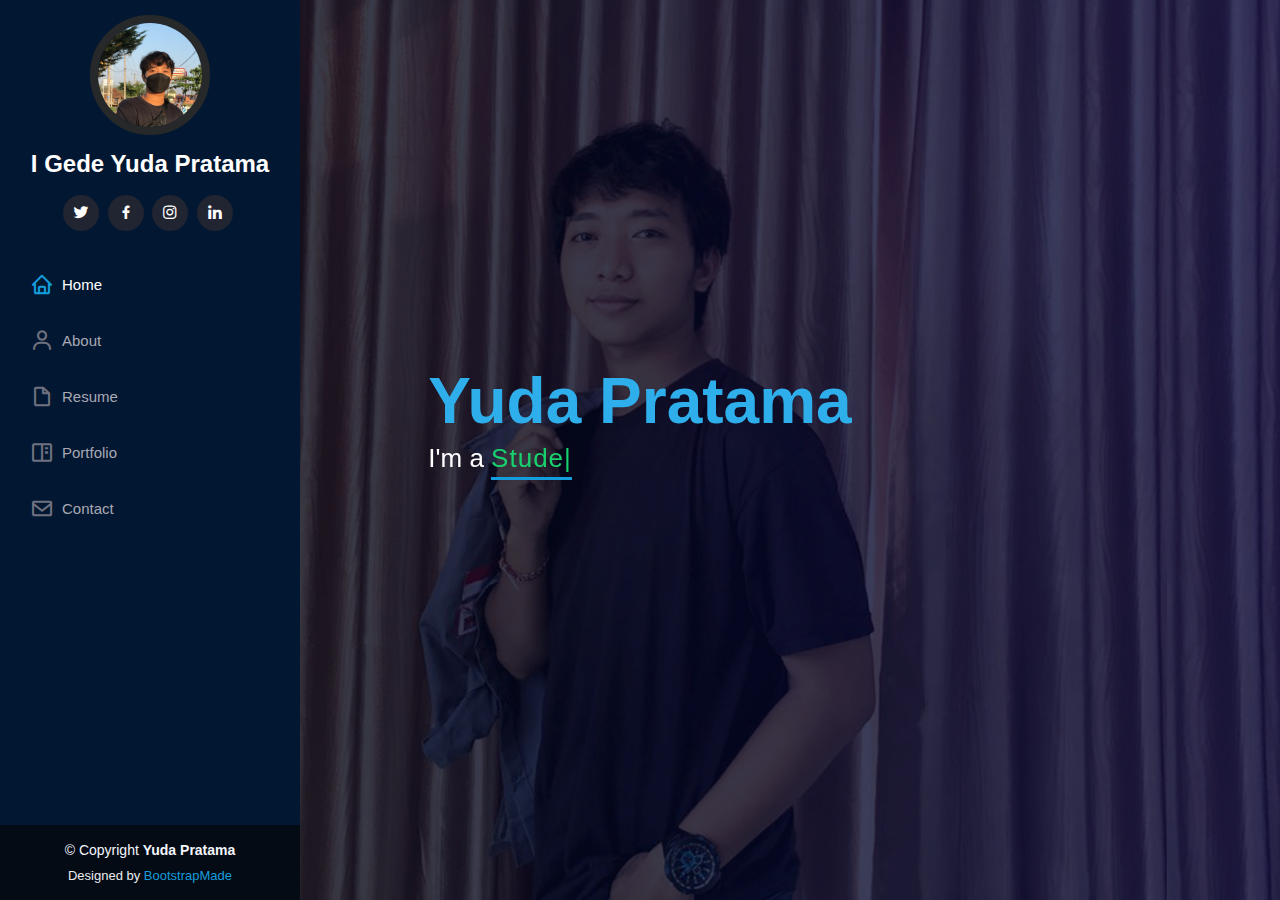
<file: index.html>
<!DOCTYPE html>
<html lang="en">

<head>
    <meta charset="UTF-8">
    <meta name="viewport" content="width=device-width, initial-scale=1.0">

    <title>Personal Website - IGYP</title>

    <!-- Icon Website -->
    <link href="assets/img/favicon.png" rel="icon">
    <link href="assets/img/apple-touch-icon.png" rel="apple-touch-icon">

    <!-- Vendor CSS -->
    <link rel="stylesheet" href="assets/vendor/aos/aos.css">
    <link rel="stylesheet" href="assets/vendor/bootstrap-icons/bootstrap-icons.css">
    <link rel="stylesheet" href="assets/vendor/bootstrap/css/bootstrap.min.css">
    <link rel="stylesheet" href="assets/vendor/boxicons/css/boxicons.min.css">
    <link rel="stylesheet" href="assets/vendor/glightbox/css/glightbox.min.css">
    <link rel="stylesheet" href="assets/vendor/swiper/swiper-bundle.min.css">
    <!--Main CSS-->
    <link rel="stylesheet" href="assets/css/style.css">



</head>

<body>
    <!-- Menu Responsif Mobile -->
    <i class="bi bi-list mobile-nav-toggle d-xl-none"></i>

    <!--Navbar Menu Kiri-->
    <header id="header">
        <div class="d-flex flex-column">
            <div class="profile">
                <img src="assets/img/profile-img.jpg" alt="" class="img-fluid rounded-circle">
                <h1 class="text-light"><a href="index.html">I Gede Yuda Pratama</a></h1>
                <div class="social-links mt-3 text-center">
                    <a href="https://twitter.com/_ydpratama" class="twitter"><i class="bx bxl-twitter"></i></a>
                    <a href="https://web.facebook.com/5x5yuda/" class="facebook"><i class="bx bxl-facebook"></i></a>
                    <a href="https://www.instagram.com/_ydpratama/" class="instagram"><i
                            class="bx bxl-instagram"></i></a>
                    <a href="https://www.linkedin.com/in/ydpratama/" class="linkedin"><i
                            class="bx bxl-linkedin"></i></a>
                </div>
            </div>
            <nav id="navbar" class="nav-menu navbar">
                <ul>
                    <li><a href="index.html" class="nav-link scrollto active"><i class="bx bx-home"></i>
                            <span>Home</span></a></li>
                    <li><a href="about.html" class="nav-link scrollto"><i class="bx bx-user"></i> <span>About</span></a>
                    </li>
                    <li><a href="resume.html" class="nav-link scrollto"><i class="bx bx-file-blank"></i>
                            <span>Resume</span></a></li>
                    <li><a href="portofolio.html" class="nav-link scrollto"><i class="bx bx-book-content"></i>
                            <span>Portfolio</span></a></li>
                    <li><a href="contact.html" class="nav-link scrollto"><i class="bx bx-envelope"></i>
                            <span>Contact</span></a></li>
                </ul>
            </nav>
        </div>
    </header>

    <!-- Tulisan bergerak -->
    <!-- Home -->
    <section id="hero" class="d-flex flex-column justify-content-center align-items-center">
        <div class="hero-container" data-aos="fade-in">
            <h1>Yuda Pratama</h1>
            <p>I'm a <span class="typed" data-typed-items="Student, Programmer, Gamer"></span></p>
        </div>
    </section>

    <!-- ======= Footer ======= -->
    <footer id="footer">
        <div class="container">
            <div class="copyright">
                &copy; Copyright <strong><span>Yuda Pratama</span></strong>
            </div>
            <div class="credits">
                <!-- All the links in the footer should remain intact. -->
                <!-- You can delete the links only if you purchased the pro version. -->
                <!-- Licensing information: https://bootstrapmade.com/license/ -->
                <!-- Purchase the pro version with working PHP/AJAX contact form: https://bootstrapmade.com/iportfolio-bootstrap-portfolio-websites-template/ -->
                Designed by <a href="https://bootstrapmade.com/">BootstrapMade</a>
            </div>
        </div>
    </footer><!-- End  Footer -->

    <a href="#" class="back-to-top d-flex align-items-center justify-content-center"><i
            class="bi bi-arrow-up-short"></i></a>


    <!-- Vendor JS -->
    <script src="assets/vendor/aos/aos.js"></script>
    <script src="assets/vendor/bootstrap/js/bootstrap.bundle.min.js"></script>
    <script src="assets/vendor/glightbox/js/glightbox.min.js"></script>
    <script src="assets/vendor/isotope-layout/isotope.pkgd.min.js"></script>
    <script src="assets/vendor/php-email-form/validate.js"></script>
    <script src="assets/vendor/purecounter/purecounter.js"></script>
    <script src="assets/vendor/swiper/swiper-bundle.min.js"></script>
    <script src="assets/vendor/typed.js/typed.min.js"></script>
    <script src="assets/vendor/waypoints/noframework.waypoints.js"></script>

    <!-- Main JS -->
    <script src="assets/js/main.js"></script>
</body>

</html>
</file>
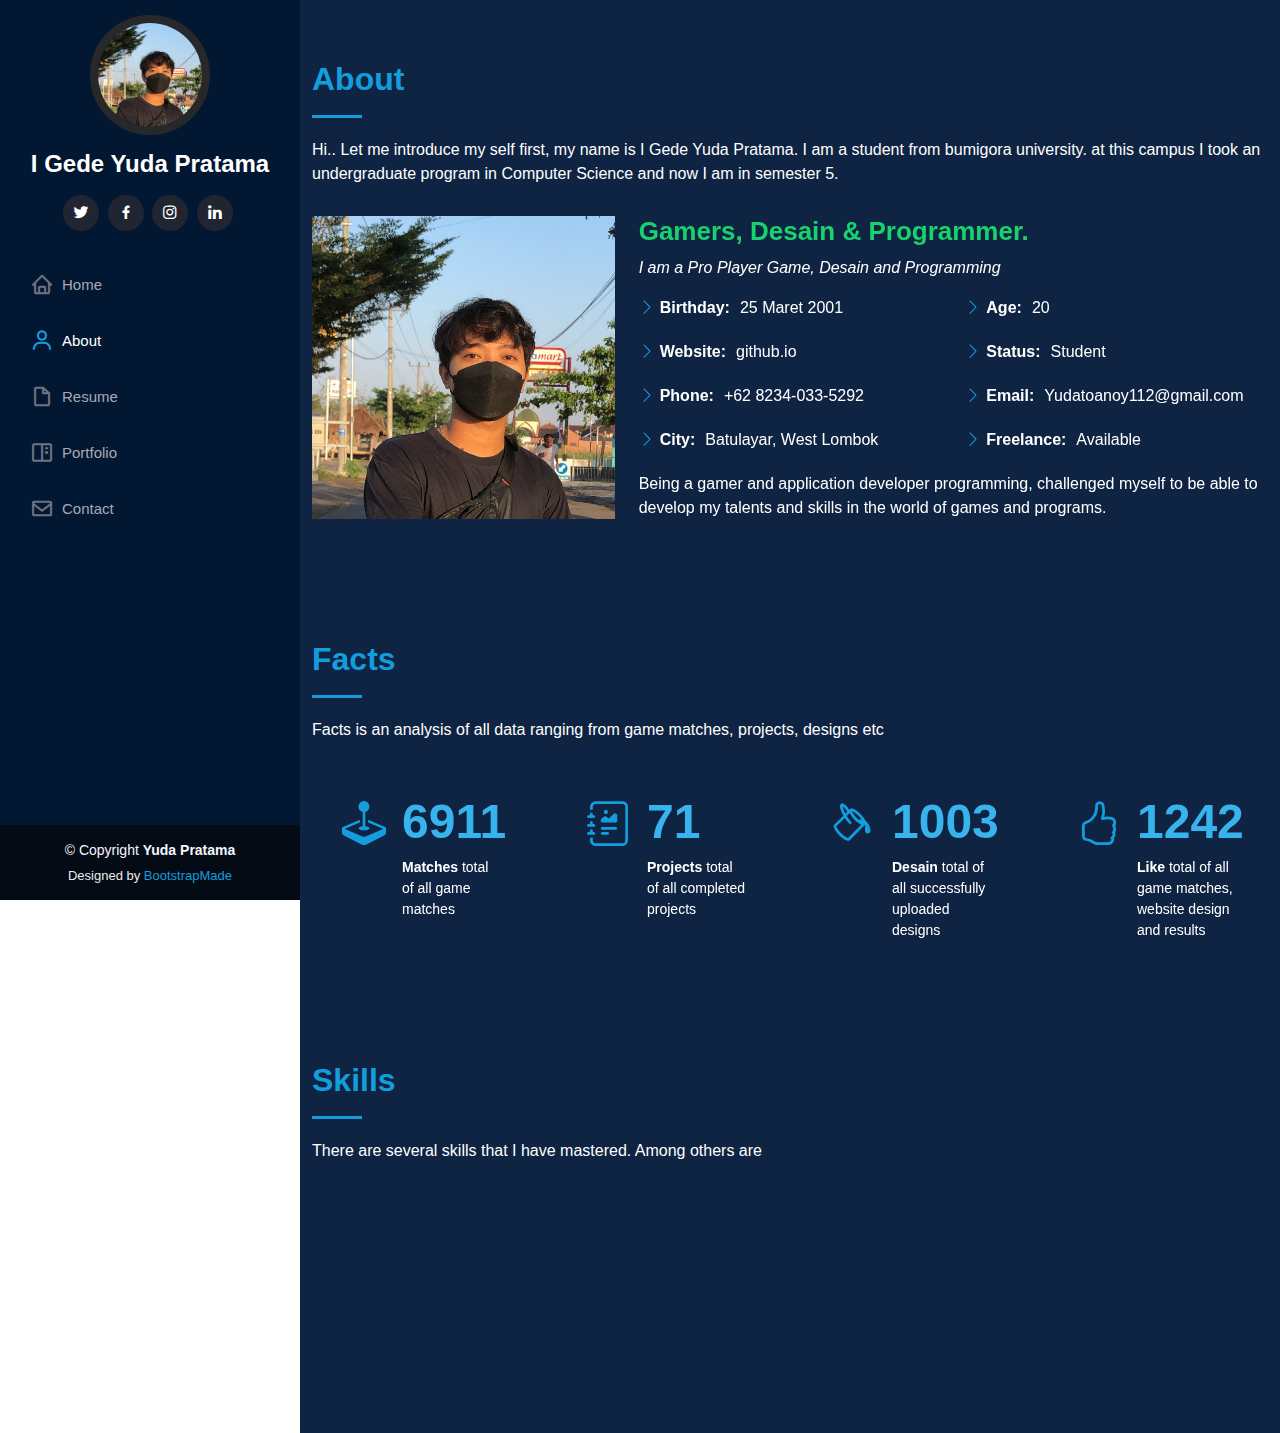
<file: about.html>
<!DOCTYPE html>
<html lang="en">

<head>
  <meta charset="UTF-8">
  <meta name="viewport" content="width=device-width, initial-scale=1.0">

  <title>About</title>

  <!-- Icon Website -->
  <link href="assets/img/favicon.png" rel="icon">
  <link href="assets/img/apple-touch-icon.png" rel="apple-touch-icon">

  <!-- Vendor CSS -->
  <link rel="stylesheet" href="assets/vendor/aos/aos.css">
  <link rel="stylesheet" href="assets/vendor/bootstrap-icons/bootstrap-icons.css">
  <link rel="stylesheet" href="assets/vendor/bootstrap/css/bootstrap.min.css">
  <link rel="stylesheet" href="assets/vendor/boxicons/css/boxicons.min.css">
  <link rel="stylesheet" href="assets/vendor/glightbox/css/glightbox.min.css">
  <link rel="stylesheet" href="assets/vendor/swiper/swiper-bundle.min.css">
  <!--Main CSS-->
  <link rel="stylesheet" href="assets/css/style.css">



</head>

<body>
  <!-- Menu Responsif Mobile -->
  <i class="bi bi-list mobile-nav-toggle d-xl-none"></i>

  <!--Navbar Menu Kiri-->
  <header id="header">
    <div class="d-flex flex-column">
      <div class="profile">
        <img src="assets/img/profile-img.jpg" alt="" class="img-fluid rounded-circle">
        <h1 class="text-light"><a href="index.html">I Gede Yuda Pratama</a></h1>
        <div class="social-links mt-3 text-center">
          <a href="https://twitter.com/_ydpratama" class="twitter"><i class="bx bxl-twitter"></i></a>
          <a href="https://web.facebook.com/5x5yuda/" class="facebook"><i class="bx bxl-facebook"></i></a>
          <a href="https://www.instagram.com/_ydpratama/" class="instagram"><i class="bx bxl-instagram"></i></a>
          <a href="https://www.linkedin.com/in/ydpratama/" class="linkedin"><i class="bx bxl-linkedin"></i></a>
        </div>
      </div>
      <nav id="navbar" class="nav-menu navbar">
        <ul>
          <li><a href="index.html" class="nav-link scrollto"><i class="bx bx-home"></i>
              <span>Home</span></a></li>
          <li><a href="about.html" class="nav-link scrollto active"><i class="bx bx-user"></i> <span>About</span></a>
          </li>
          <li><a href="resume.html" class="nav-link scrollto"><i class="bx bx-file-blank"></i>
              <span>Resume</span></a></li>
          <li><a href="portofolio.html" class="nav-link scrollto"><i class="bx bx-book-content"></i>
              <span>Portfolio</span></a></li>
          <li><a href="#contact" class="nav-link scrollto"><i class="bx bx-envelope"></i>
              <span>Contact</span></a></li>
        </ul>
      </nav>
    </div>
  </header>

  <main id="main">

    <!-- ======= About Section ======= -->
    <section id="about" class="about">
      <div class="container">

        <div class="section-title">
          <h2>About</h2>
          <p>Hi.. Let me introduce my self first, my name is I Gede Yuda Pratama. I am a student from bumigora
            university. at this campus I took an undergraduate program in Computer Science and now I am in semester 5.
          </p>
        </div>

        <div class="row">
          <div class="col-lg-4" data-aos="fade-right">
            <img src="assets/img/profile-img.jpg" class="img-fluid" alt="">
          </div>
          <div class="col-lg-8 pt-4 pt-lg-0 content" data-aos="fade-left">
            <h3>Gamers, Desain &amp; Programmer.</h3>
            <p class="fst-italic">
              I am a Pro Player Game, Desain and Programming
            </p>
            <div class="row">
              <div class="col-lg-6">
                <ul>
                  <li><i class="bi bi-chevron-right"></i> <strong>Birthday:</strong> <span>25 Maret 2001</span></li>
                  <li><i class="bi bi-chevron-right"></i> <strong>Website:</strong> <span>github.io</span></li>
                  <li><i class="bi bi-chevron-right"></i> <strong>Phone:</strong> <span>+62 8234-033-5292</span></li>
                  <li><i class="bi bi-chevron-right"></i> <strong>City:</strong> <span>Batulayar, West Lombok<span>
                  </li>
                </ul>
              </div>
              <div class="col-lg-6">
                <ul>
                  <li><i class="bi bi-chevron-right"></i> <strong>Age:</strong> <span>20</span></li>
                  <li><i class="bi bi-chevron-right"></i> <strong>Status:</strong> <span>Student</span></li>
                  <li><i class="bi bi-chevron-right"></i> <strong>Email:</strong> <span>Yudatoanoy112@gmail.com</span>
                  </li>
                  <li><i class="bi bi-chevron-right"></i> <strong>Freelance:</strong> <span>Available</span></li>
                </ul>
              </div>
            </div>
            <p>
              Being a gamer and application developer programming, challenged myself to be able to develop my talents
              and skills in the world of games and programs.
            </p>
          </div>
        </div>

      </div>
    </section><!-- End About Section -->

    <!-- ======= Facts Section ======= -->
    <section id="facts" class="facts">
      <div class="container">

        <div class="section-title">
          <h2>Facts</h2>
          <p>
            Facts is an analysis of all data ranging from game matches, projects, designs etc</p>
        </div>

        <div class="row no-gutters">

          <div class="col-lg-3 col-md-6 d-md-flex align-items-md-stretch" data-aos="fade-up">
            <div class="count-box">
              <i class="bi bi-joystick"></i>
              <span data-purecounter-start="0" data-purecounter-end="9599" data-purecounter-duration="1"
                class="purecounter"></span>
              <p><strong>Matches</strong> total of all game matches</p>
            </div>
          </div>

          <div class="col-lg-3 col-md-6 d-md-flex align-items-md-stretch" data-aos="fade-up" data-aos-delay="100">
            <div class="count-box">
              <i class="bi bi-journal-richtext"></i>
              <span data-purecounter-start="0" data-purecounter-end="100" data-purecounter-duration="1"
                class="purecounter"></span>
              <p><strong>Projects</strong> total of all completed projects</p>
            </div>
          </div>

          <div class="col-lg-3 col-md-6 d-md-flex align-items-md-stretch" data-aos="fade-up" data-aos-delay="200">
            <div class="count-box">
              <i class="bi bi-paint-bucket"></i>
              <span data-purecounter-start="0" data-purecounter-end="1453" data-purecounter-duration="1"
                class="purecounter"></span>
              <p><strong>Desain</strong> total of all successfully uploaded designs</p>
            </div>
          </div>

          <div class="col-lg-3 col-md-6 d-md-flex align-items-md-stretch" data-aos="fade-up" data-aos-delay="300">
            <div class="count-box">
              <i class="bi bi-hand-thumbs-up"></i>
              <span data-purecounter-start="0" data-purecounter-end="1800" data-purecounter-duration="1"
                class="purecounter"></span>
              <p><strong>Like</strong> total of all game matches, website design and results</p>
            </div>
          </div>

        </div>

      </div>
    </section><!-- End Facts Section -->

    <!-- ======= Skills Section ======= -->
    <section id="skills" class="skills section-bg">
      <div class="container">

        <div class="section-title">
          <h2>Skills</h2>
          <p>There are several skills that I have mastered. Among others are</p>
        </div>

        <div class="row skills-content">

          <div class="col-lg-6" data-aos="fade-up">

            <div class="progress">
              <span class="skill">HTML <i class="val">100%</i></span>
              <div class="progress-bar-wrap">
                <div class="progress-bar" role="progressbar" aria-valuenow="100" aria-valuemin="0" aria-valuemax="100">
                </div>
              </div>
            </div>

            <div class="progress">
              <span class="skill">CSS <i class="val">80%</i></span>
              <div class="progress-bar-wrap">
                <div class="progress-bar" role="progressbar" aria-valuenow="80" aria-valuemin="0" aria-valuemax="100">
                </div>
              </div>
            </div>

            <div class="progress">
              <span class="skill">Game Ability <i class="val">75%</i></span>
              <div class="progress-bar-wrap">
                <div class="progress-bar" role="progressbar" aria-valuenow="75" aria-valuemin="0" aria-valuemax="100">
                </div>
              </div>
            </div>

          </div>

          <div class="col-lg-6" data-aos="fade-up" data-aos-delay="100">

            <div class="progress">
              <span class="skill">PHP <i class="val">80%</i></span>
              <div class="progress-bar-wrap">
                <div class="progress-bar" role="progressbar" aria-valuenow="80" aria-valuemin="0" aria-valuemax="100">
                </div>
              </div>
            </div>

            <div class="progress">
              <span class="skill">bootstrap <i class="val">90%</i></span>
              <div class="progress-bar-wrap">
                <div class="progress-bar" role="progressbar" aria-valuenow="90" aria-valuemin="0" aria-valuemax="100">
                </div>
              </div>
            </div>

            <div class="progress">
              <span class="skill">Photoshop <i class="val">80%</i></span>
              <div class="progress-bar-wrap">
                <div class="progress-bar" role="progressbar" aria-valuenow="80" aria-valuemin="0" aria-valuemax="100">
                </div>
              </div>
            </div>

          </div>

        </div>

      </div>
    </section><!-- End Skills Section -->
  </main>

  <!-- ======= Footer ======= -->
  <footer id="footer">
    <div class="container">
        <div class="copyright">
            &copy; Copyright <strong><span>Yuda Pratama</span></strong>
        </div>
        <div class="credits">
            <!-- All the links in the footer should remain intact. -->
            <!-- You can delete the links only if you purchased the pro version. -->
            <!-- Licensing information: https://bootstrapmade.com/license/ -->
            <!-- Purchase the pro version with working PHP/AJAX contact form: https://bootstrapmade.com/iportfolio-bootstrap-portfolio-websites-template/ -->
            Designed by <a href="https://bootstrapmade.com/">BootstrapMade</a>
        </div>
    </div>
</footer><!-- End  Footer -->

<a href="#" class="back-to-top d-flex align-items-center justify-content-center"><i
        class="bi bi-arrow-up-short"></i></a>

  <!-- Vendor JS -->
  <script src="assets/vendor/aos/aos.js"></script>
  <script src="assets/vendor/bootstrap/js/bootstrap.bundle.min.js"></script>
  <script src="assets/vendor/glightbox/js/glightbox.min.js"></script>
  <script src="assets/vendor/isotope-layout/isotope.pkgd.min.js"></script>
  <script src="assets/vendor/php-email-form/validate.js"></script>
  <script src="assets/vendor/purecounter/purecounter.js"></script>
  <script src="assets/vendor/swiper/swiper-bundle.min.js"></script>
  <script src="assets/vendor/typed.js/typed.min.js"></script>
  <script src="assets/vendor/waypoints/noframework.waypoints.js"></script>

  <!-- Main JS -->
  <script src="assets/js/main.js"></script>
</body>

</html>
</file>
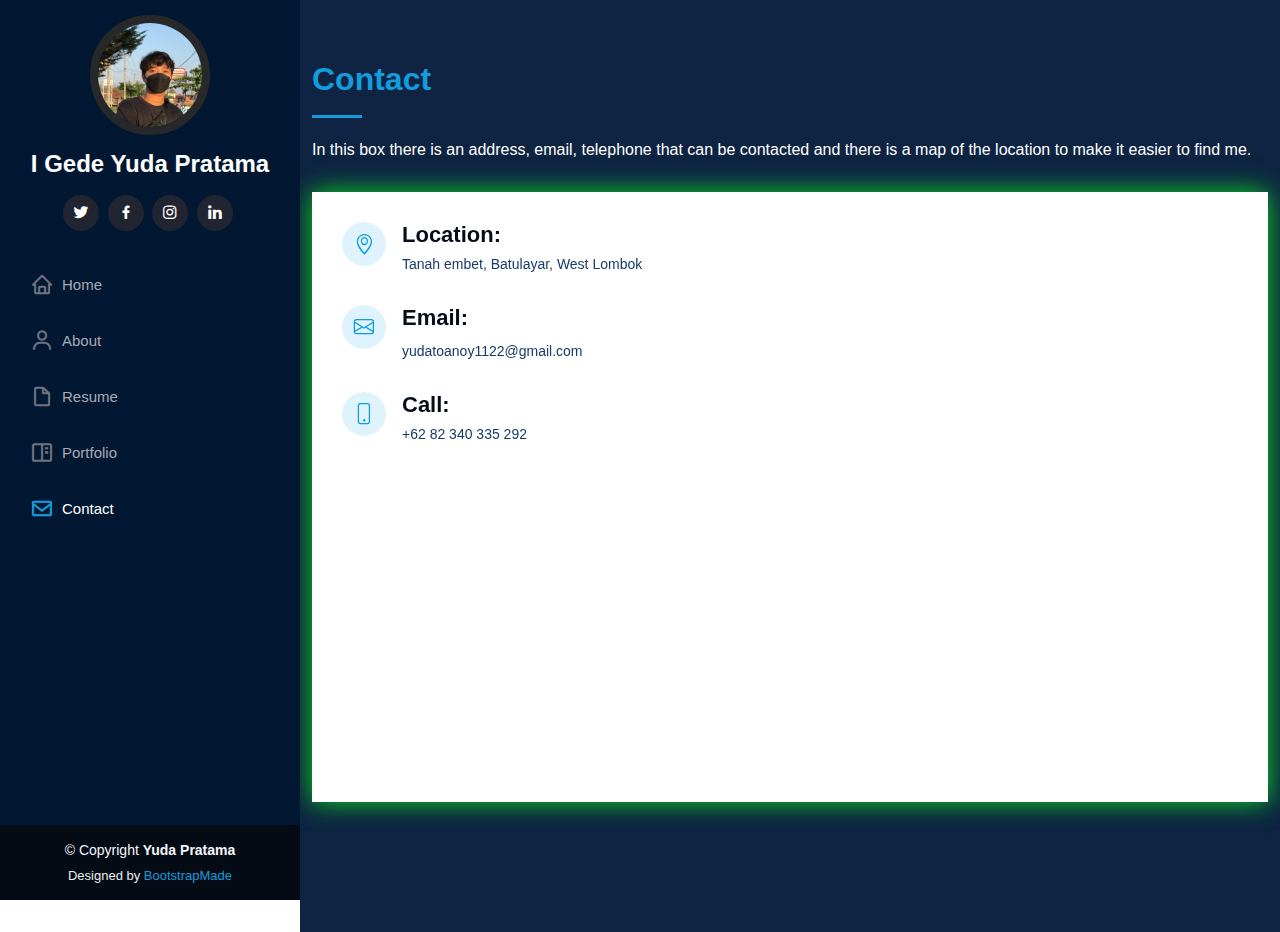
<file: contact.html>
<!DOCTYPE html>
<html lang="en">

<head>
    <meta charset="UTF-8">
    <meta name="viewport" content="width=device-width, initial-scale=1.0">

    <title>Contact</title>

    <!-- Icon Website -->
    <link href="assets/img/favicon.png" rel="icon">
    <link href="assets/img/desainle-touch-icon.png" rel="apple-touch-icon">

    <!-- Vendor CSS -->
    <link rel="stylesheet" href="assets/vendor/aos/aos.css">
    <link rel="stylesheet" href="assets/vendor/bootstrap-icons/bootstrap-icons.css">
    <link rel="stylesheet" href="assets/vendor/bootstrap/css/bootstrap.min.css">
    <link rel="stylesheet" href="assets/vendor/boxicons/css/boxicons.min.css">
    <link rel="stylesheet" href="assets/vendor/glightbox/css/glightbox.min.css">
    <link rel="stylesheet" href="assets/vendor/swiper/swiper-bundle.min.css">
    <!--Main CSS-->
    <link rel="stylesheet" href="assets/css/style.css">



</head>

<body>
    <!-- Menu Responsif Mobile -->
    <i class="bi bi-list mobile-nav-toggle d-xl-none"></i>

    <!--Navbar Menu Kiri-->
    <header id="header">
        <div class="d-flex flex-column">
            <div class="profile">
                <img src="assets/img/profile-img.jpg" alt="" class="img-fluid rounded-circle">
                <h1 class="text-light"><a href="index.html">I Gede Yuda Pratama</a></h1>
                <div class="social-links mt-3 text-center">
                    <a href="https://twitter.com/_ydpratama" class="twitter"><i class="bx bxl-twitter"></i></a>
                    <a href="https://web.facebook.com/5x5yuda/" class="facebook"><i class="bx bxl-facebook"></i></a>
                    <a href="https://www.instagram.com/_ydpratama/" class="instagram"><i
                            class="bx bxl-instagram"></i></a>
                    <a href="https://www.linkedin.com/in/ydpratama/" class="linkedin"><i
                            class="bx bxl-linkedin"></i></a>
                </div>
            </div>
            <nav id="navbar" class="nav-menu navbar">
                <ul>
                    <li><a href="index.html" class="nav-link scrollto"><i class="bx bx-home"></i>
                            <span>Home</span></a></li>
                    <li><a href="about.html" class="nav-link scrollto"><i class="bx bx-user"></i> <span>About</span></a>
                    </li>
                    <li><a href="resume.html" class="nav-link scrollto"><i class="bx bx-file-blank"></i>
                            <span>Resume</span></a></li>
                    <li><a href="portofolio.html" class="nav-link scrollto"><i class="bx bx-book-content"></i>
                            <span>Portfolio</span></a></li>
                    <li><a href="contact.html" class="nav-link scrollto active"><i class="bx bx-envelope"></i>
                            <span>Contact</span></a></li>
                </ul>
            </nav>
        </div>
    </header>

    <main id="main">

        <section id="contact" class="contact">
            <div class="container">

                <div class="section-title">
                    <h2>Contact</h2>
                    <p>In this box there is an address, email, telephone that can be contacted and there is a map of the
                        location to make it easier to find me.</p>
                </div>

                <div class="row" data-aos="fade-in">

                    <div class="col-lg-12 d-flex align-items-lg-stretch">
                        <div class="info">
                            <div class="address">
                                <i class="bi bi-geo-alt"></i>
                                <h4>Location:</h4>
                                <p>Tanah embet, Batulayar, West Lombok</p>
                            </div>

                            <div class="email">
                                <i class="bi bi-envelope"></i>
                                <h4>Email:</h4>
                                <p>yudatoanoy1122@gmail.com</p>
                            </div>

                            <div class="phone">
                                <i class="bi bi-phone"></i>
                                <h4>Call:</h4>
                                <p>+62 82 340 335 292</p>
                            </div>

                            <iframe
                                src="https://www.google.com/maps/embed?pb=!1m18!1m12!1m3!1d986.4300755887091!2d116.0709342291506!3d-8.526512373334619!2m3!1f0!2f0!3f0!3m2!1i1024!2i768!4f13.1!3m3!1m2!1s0x2dcdc192d4c7fb15%3A0xbe7c31387f1ff438!2sWARUNG%20TUAK%20WANGI!5e0!3m2!1sid!2sid!4v1636668216335!5m2!1sid!2sid"
                                frameborder="0" style="border:0; width: 100%; height: 290px;" allowfullscreen></iframe>
                        </div>
                    </div>
                </div>

            </div>
        </section>

    </main>

<!-- ======= Footer ======= -->
<footer id="footer">
    <div class="container">
        <div class="copyright">
            &copy; Copyright <strong><span>Yuda Pratama</span></strong>
        </div>
        <div class="credits">
            <!-- All the links in the footer should remain intact. -->
            <!-- You can delete the links only if you purchased the pro version. -->
            <!-- Licensing information: https://bootstrapmade.com/license/ -->
            <!-- Purchase the pro version with working PHP/AJAX contact form: https://bootstrapmade.com/iportfolio-bootstrap-portfolio-websites-template/ -->
            Designed by <a href="https://bootstrapmade.com/">BootstrapMade</a>
        </div>
    </div>
</footer><!-- End  Footer -->

<a href="#" class="back-to-top d-flex align-items-center justify-content-center"><i
        class="bi bi-arrow-up-short"></i></a>



    <!-- Vendor JS -->
    <script src="assets/vendor/aos/aos.js"></script>
    <script src="assets/vendor/bootstrap/js/bootstrap.bundle.min.js"></script>
    <script src="assets/vendor/glightbox/js/glightbox.min.js"></script>
    <script src="assets/vendor/isotope-layout/isotope.pkgd.min.js"></script>
    <script src="assets/vendor/php-email-form/validate.js"></script>
    <script src="assets/vendor/purecounter/purecounter.js"></script>
    <script src="assets/vendor/swiper/swiper-bundle.min.js"></script>
    <script src="assets/vendor/typed.js/typed.min.js"></script>
    <script src="assets/vendor/waypoints/noframework.waypoints.js"></script>

    <!-- Main JS -->
    <script src="assets/js/main.js"></script>
</body>

</html>
</file>
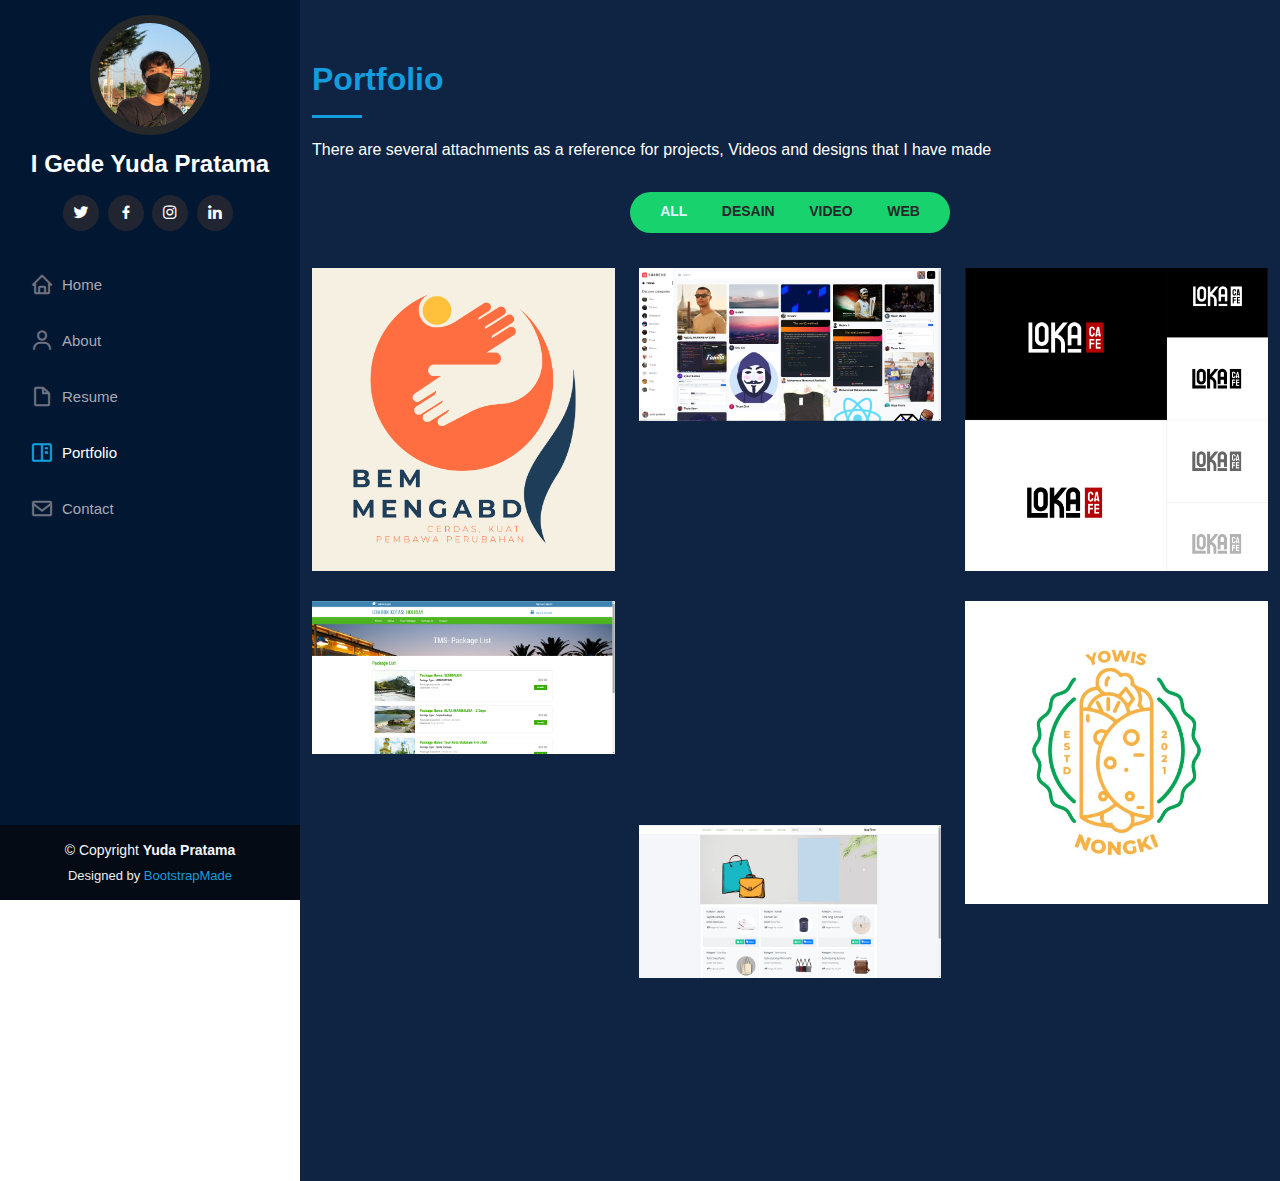
<file: portofolio.html>
<!DOCTYPE html>
<html lang="en">

<head>
    <meta charset="UTF-8">
    <meta name="viewport" content="width=device-width, initial-scale=1.0">

    <title>Portofolio</title>

    <!-- Icon Website -->
    <link href="assets/img/favicon.png" rel="icon">
    <link href="assets/img/desainle-touch-icon.png" rel="apple-touch-icon">

    <!-- Vendor CSS -->
    <link rel="stylesheet" href="assets/vendor/aos/aos.css">
    <link rel="stylesheet" href="assets/vendor/bootstrap-icons/bootstrap-icons.css">
    <link rel="stylesheet" href="assets/vendor/bootstrap/css/bootstrap.min.css">
    <link rel="stylesheet" href="assets/vendor/boxicons/css/boxicons.min.css">
    <link rel="stylesheet" href="assets/vendor/glightbox/css/glightbox.min.css">
    <link rel="stylesheet" href="assets/vendor/swiper/swiper-bundle.min.css">
    <!--Main CSS-->
    <link rel="stylesheet" href="assets/css/style.css">



</head>

<body>
    <!-- Menu Responsif Mobile -->
    <i class="bi bi-list mobile-nav-toggle d-xl-none"></i>

    <!--Navbar Menu Kiri-->
    <header id="header">
        <div class="d-flex flex-column">
            <div class="profile">
                <img src="assets/img/profile-img.jpg" alt="" class="img-fluid rounded-circle">
                <h1 class="text-light"><a href="index.html">I Gede Yuda Pratama</a></h1>
                <div class="social-links mt-3 text-center">
                    <a href="https://twitter.com/_ydpratama" class="twitter"><i class="bx bxl-twitter"></i></a>
                    <a href="https://web.facebook.com/5x5yuda/" class="facebook"><i class="bx bxl-facebook"></i></a>
                    <a href="https://www.instagram.com/_ydpratama/" class="instagram"><i
                            class="bx bxl-instagram"></i></a>
                    <a href="https://www.linkedin.com/in/ydpratama/" class="linkedin"><i
                            class="bx bxl-linkedin"></i></a>
                </div>
            </div>
            <nav id="navbar" class="nav-menu navbar">
                <ul>
                    <li><a href="index.html" class="nav-link scrollto"><i class="bx bx-home"></i>
                            <span>Home</span></a></li>
                    <li><a href="about.html" class="nav-link scrollto"><i class="bx bx-user"></i> <span>About</span></a>
                    </li>
                    <li><a href="resume.html" class="nav-link scrollto"><i class="bx bx-file-blank"></i>
                            <span>Resume</span></a></li>
                    <li><a href="portofolio.html" class="nav-link scrollto active"><i class="bx bx-book-content"></i>
                            <span>Portfolio</span></a></li>
                    <li><a href="contact.html" class="nav-link scrollto"><i class="bx bx-envelope"></i>
                            <span>Contact</span></a></li>
                </ul>
            </nav>
        </div>
    </header>

    <main id="main">

        <!-- ======= Portfolio Section ======= -->
        <section id="portfolio" class="portfolio section-bg">
            <div class="container">

                <div class="section-title">
                    <h2>Portfolio</h2>
                    <p>There are several attachments as a reference for projects, Videos and designs that I have made</p>
                </div>

                <div class="row" data-aos="fade-up">
                    <div class="col-lg-12 d-flex justify-content-center">
                        <ul id="portfolio-flters">
                            <li data-filter="*" class="filter-active">All</li>
                            <li data-filter=".filter-desain">Desain</li>
                            <li data-filter=".filter-video">Video</li>
                            <li data-filter=".filter-web">Web</li>
                        </ul>
                    </div>
                </div>

                <div class="row portfolio-container" data-aos="fade-up" data-aos-delay="100">

                    <div class="col-lg-4 col-md-6 portfolio-item filter-desain">
                        <div class="portfolio-wrap">
                            <img src="assets/img/portfolio/Desain 1.png" class="img-fluid" alt="">
                            <div class="portfolio-links">
                                <a href="assets/img/portfolio/Desain 1.png" data-gallery="portfolioGallery"
                                    class="portfolio-lightbox" title="Logo Desain 1"><i class="bx bx-plus"></i></a>
                            </div>
                        </div>
                    </div>

                    <div class="col-lg-4 col-md-6 portfolio-item filter-web">
                        <div class="portfolio-wrap">
                            <img src="assets/img/portfolio/Web 3.png" class="img-fluid" alt="">
                            <div class="portfolio-links">
                                <a href="assets/img/portfolio/portfolio-7.jpg" data-gallery="portfolioGallery"
                                    class="portfolio-lightbox" title="Web 1"><i class="bx bx-plus"></i></a>
                            </div>
                        </div>
                    </div>

                    <div class="col-lg-4 col-md-6 portfolio-item filter-desain">
                        <div class="portfolio-wrap">
                            <img src="assets/img/portfolio/Desain -2.jpg" class="img-fluid" alt="">
                            <div class="portfolio-links">
                                <a href="assets/img/portfolio/Desain -2.jpg" data-gallery="portfolioGallery"
                                    class="portfolio-lightbox" title="Logo Desain 2"><i class="bx bx-plus"></i></a>
                            </div>
                        </div>
                    </div>

                    <div class="col-lg-4 col-md-6 portfolio-item filter-video">
                        <div class="portfolio-wrap embed-responsive embed-responsive-1by">
                            <iframe class="embed-responsive-item" src="https://www.youtube.com/watch?v=GzUy-QtqF8Q" allowfullscreen></iframe>
                            <div class="portfolio-links">
                                <a href="https://www.youtube.com/watch?v=GzUy-QtqF8Q" data-gallery="portfolioGallery"
                                    class="portfolio-lightbox" title="Video 1"><i class="bx bx-plus"></i></a>
                            </div>
                        </div>
                    </div>

                    <div class="col-lg-4 col-md-6 portfolio-item filter-web">
                        <div class="portfolio-wrap">
                            <img src="assets/img/portfolio/Web 2.png" class="img-fluid" alt="">
                            <div class="portfolio-links">
                                <a href="assets/img/portfolio/portfolio-8.jpg" data-gallery="portfolioGallery"
                                    class="portfolio-lightbox" title="Web 2"><i class="bx bx-plus"></i></a>
                            </div>
                        </div>
                    </div>

                    <div class="col-lg-4 col-md-6 portfolio-item filter-desain">
                        <div class="portfolio-wrap">
                            <img src="assets/img/portfolio/Desain 3.jpg" class="img-fluid" alt="">
                            <div class="portfolio-links">
                                <a href="assets/img/portfolio/Desain 3.jpg" data-gallery="portfolioGallery"
                                    class="portfolio-lightbox" title="Logo Desain 3"><i class="bx bx-plus"></i></a>
                            </div>
                        </div>
                    </div>

                    <div class="col-lg-4 col-md-6 portfolio-item filter-video">
                        <div class="portfolio-wrap embed-responsive embed-responsive-1by1">
                            <iframe class="embed-responsive-item" src="https://www.youtube.com/watch?v=h4NTv0Ot0Wk" allowfullscreen></iframe>
                            <div class="portfolio-links">
                                <a href="https://www.youtube.com/watch?v=h4NTv0Ot0Wk" data-gallery="portfolioGallery"
                                    class="portfolio-lightbox" title="Video 1"><i class="bx bx-plus"></i></a>
                            </div>
                        </div>
                    </div>

                    <div class="col-lg-4 col-md-6 portfolio-item filter-video">
                        <div class="portfolio-wrap embed-responsive embed-responsive-1by1">
                            <iframe class="embed-responsive-item" src="https://www.youtube.com/watch?v=o90KT_Nv4s0" allowfullscreen></iframe>
                            <div class="portfolio-links">
                                <a href="https://www.youtube.com/watch?v=o90KT_Nv4s0" data-gallery="portfolioGallery"
                                    class="portfolio-lightbox" title="Video 1"><i class="bx bx-plus"></i></a>
                            </div>
                        </div>
                    </div>

                    <div class="col-lg-4 col-md-6 portfolio-item filter-web">
                        <div class="portfolio-wrap">
                            <img src="assets/img/portfolio/Web 1.png" class="img-fluid" alt="">
                            <div class="portfolio-links">
                                <a href="assets/img/portfolio/portfolio-9.jpg" data-gallery="portfolioGallery"
                                    class="portfolio-lightbox" title="Web 3"><i class="bx bx-plus"></i></a>
                            </div>
                        </div>
                    </div>

                    <div class="col-lg-4 col-md-6 portfolio-item filter-video">
                        <div class="portfolio-wrap embed-responsive embed-responsive-1by1">
                            <iframe class="embed-responsive-item" src="https://www.youtube.com/watch?v=6FNwgIHzBjg&t=265s" allowfullscreen></iframe>
                            <div class="portfolio-links">
                                <a href="https://www.youtube.com/watch?v=6FNwgIHzBjg&t=265s" data-gallery="portfolioGallery"
                                    class="portfolio-lightbox" title="Video 1"><i class="bx bx-plus"></i></a>
                            </div>
                        </div>
                    </div>

                </div>

            </div>
        </section>

    </main>

    <!-- ======= Footer ======= -->
    <footer id="footer">
        <div class="container">
            <div class="copyright">
                &copy; Copyright <strong><span>Yuda Pratama</span></strong>
            </div>
            <div class="credits">
                <!-- All the links in the footer should remain intact. -->
                <!-- You can delete the links only if you purchased the pro version. -->
                <!-- Licensing information: https://bootstrapmade.com/license/ -->
                <!-- Purchase the pro version with working PHP/AJAX contact form: https://bootstrapmade.com/iportfolio-bootstrap-portfolio-websites-template/ -->
                Designed by <a href="https://bootstrapmade.com/">BootstrapMade</a>
            </div>
        </div>
    </footer><!-- End  Footer -->

    <a href="#" class="back-to-top d-flex align-items-center justify-content-center"><i
            class="bi bi-arrow-up-short"></i></a>




    <!-- Vendor JS -->
    <script src="assets/vendor/aos/aos.js"></script>
    <script src="assets/vendor/bootstrap/js/bootstrap.bundle.min.js"></script>
    <script src="assets/vendor/glightbox/js/glightbox.min.js"></script>
    <script src="assets/vendor/isotope-layout/isotope.pkgd.min.js"></script>
    <script src="assets/vendor/php-email-form/validate.js"></script>
    <script src="assets/vendor/purecounter/purecounter.js"></script>
    <script src="assets/vendor/swiper/swiper-bundle.min.js"></script>
    <script src="assets/vendor/typed.js/typed.min.js"></script>
    <script src="assets/vendor/waypoints/noframework.waypoints.js"></script>

    <!-- Main JS -->
    <script src="assets/js/main.js"></script>
</body>

</html>
</file>
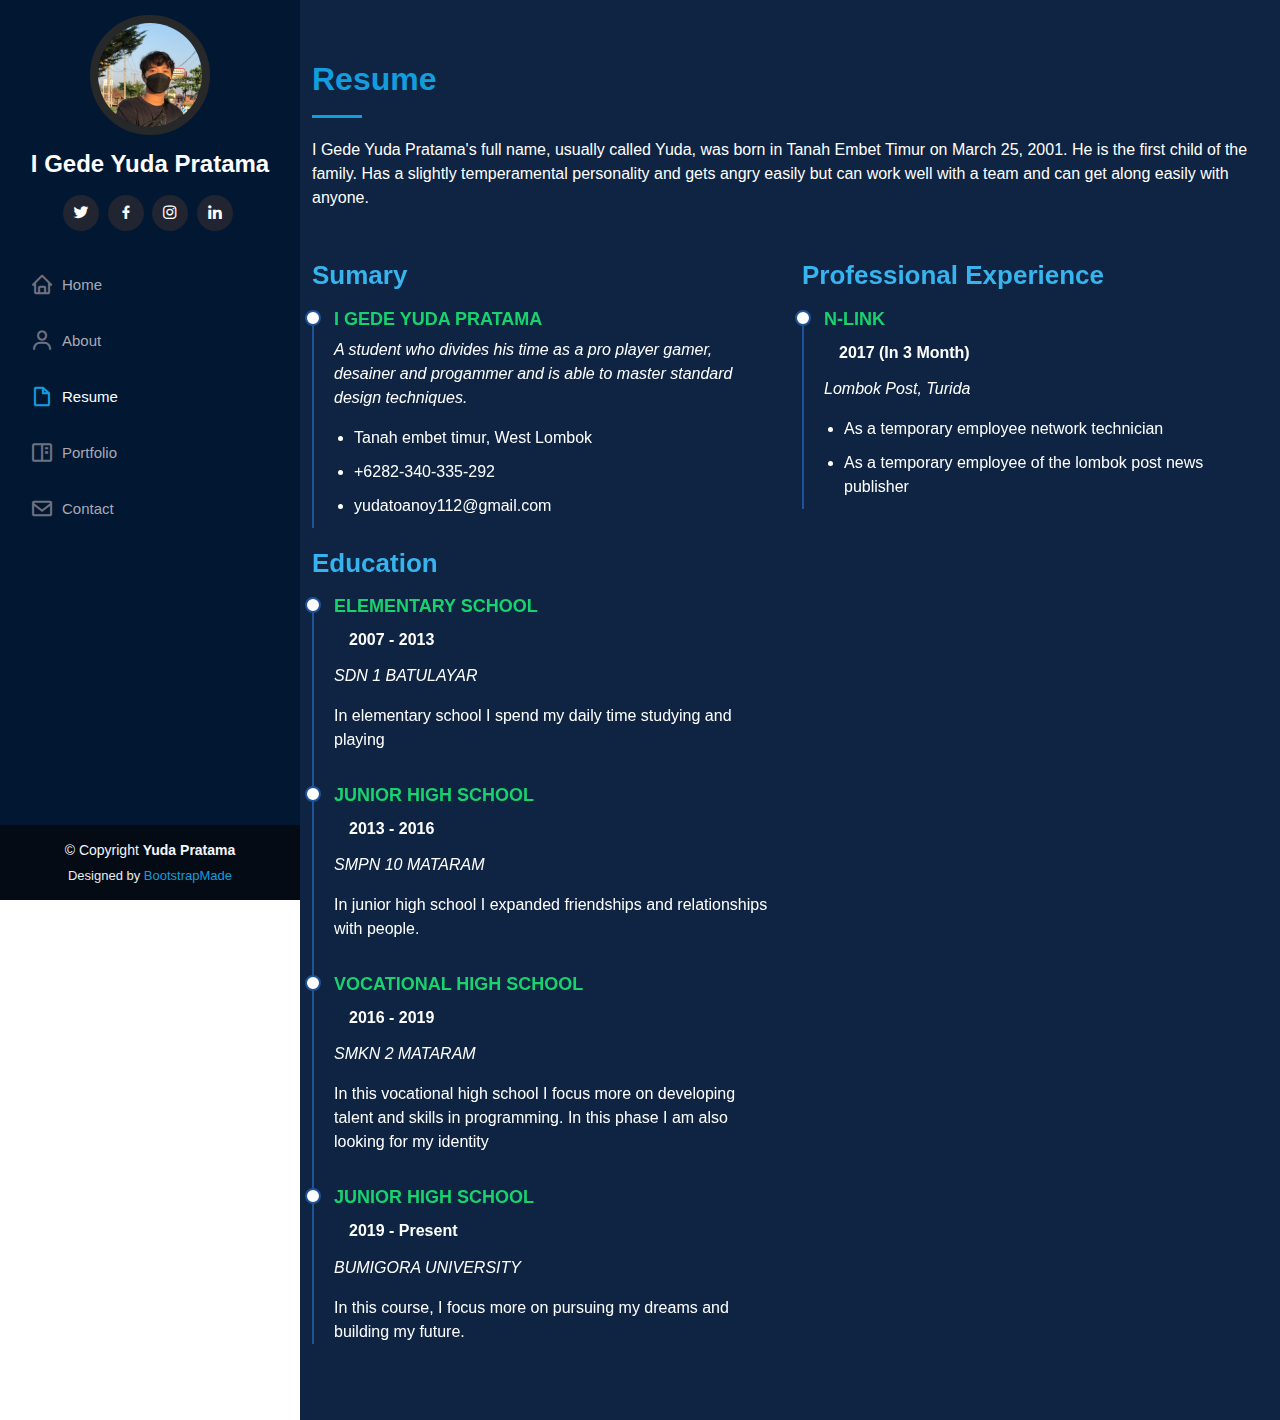
<file: resume.html>
<!DOCTYPE html>
<html lang="en">

<head>
  <meta charset="UTF-8">
  <meta name="viewport" content="width=device-width, initial-scale=1.0">

  <title>Resume</title>

  <!-- Icon Website -->
  <link href="assets/img/favicon.png" rel="icon">
  <link href="assets/img/apple-touch-icon.png" rel="apple-touch-icon">

  <!-- Vendor CSS -->
  <link rel="stylesheet" href="assets/vendor/aos/aos.css">
  <link rel="stylesheet" href="assets/vendor/bootstrap-icons/bootstrap-icons.css">
  <link rel="stylesheet" href="assets/vendor/bootstrap/css/bootstrap.min.css">
  <link rel="stylesheet" href="assets/vendor/boxicons/css/boxicons.min.css">
  <link rel="stylesheet" href="assets/vendor/glightbox/css/glightbox.min.css">
  <link rel="stylesheet" href="assets/vendor/swiper/swiper-bundle.min.css">
  <!--Main CSS-->
  <link rel="stylesheet" href="assets/css/style.css">



</head>

<body>
  <!-- Menu Responsif Mobile -->
  <i class="bi bi-list mobile-nav-toggle d-xl-none"></i>

  <!--Navbar Menu Kiri-->
  <header id="header">
    <div class="d-flex flex-column">
      <div class="profile">
        <img src="assets/img/profile-img.jpg" alt="" class="img-fluid rounded-circle">
        <h1 class="text-light"><a href="index.html">I Gede Yuda Pratama</a></h1>
        <div class="social-links mt-3 text-center">
          <a href="https://twitter.com/_ydpratama" class="twitter"><i class="bx bxl-twitter"></i></a>
          <a href="https://web.facebook.com/5x5yuda/" class="facebook"><i class="bx bxl-facebook"></i></a>
          <a href="https://www.instagram.com/_ydpratama/" class="instagram"><i class="bx bxl-instagram"></i></a>
          <a href="https://www.linkedin.com/in/ydpratama/" class="linkedin"><i class="bx bxl-linkedin"></i></a>
        </div>
      </div>
      <nav id="navbar" class="nav-menu navbar">
        <ul>
          <li><a href="index.html" class="nav-link scrollto"><i class="bx bx-home"></i>
              <span>Home</span></a></li>
          <li><a href="about.html" class="nav-link scrollto"><i class="bx bx-user"></i> <span>About</span></a>
          </li>
          <li><a href="resume.html" class="nav-link scrollto active"><i class="bx bx-file-blank"></i>
              <span>Resume</span></a></li>
          <li><a href="portofolio.html" class="nav-link scrollto"><i class="bx bx-book-content"></i>
              <span>Portfolio</span></a></li>
          <li><a href="contact.html" class="nav-link scrollto"><i class="bx bx-envelope"></i>
              <span>Contact</span></a></li>
        </ul>
      </nav>
    </div>
  </header>

  <main id="main">
    <!-- ======= Resume Section ======= -->
    <section id="resume" class="resume">
      <div class="container">

        <div class="section-title">
          <h2>Resume</h2>
          <p>I Gede Yuda Pratama's full name, usually called Yuda, was born in Tanah Embet Timur on March 25, 2001. He
            is the first child of the family. Has a slightly temperamental personality and gets angry easily but can
            work well with a team and can get along easily with anyone.</p>
        </div>

        <div class="row">
          <div class="col-lg-6" data-aos="fade-up">
            <h3 class="resume-title">Sumary</h3>
            <div class="resume-item pb-0">
              <h4>I Gede Yuda Pratama</h4>
              <p><em>A student who divides his time as a pro player gamer, desainer and progammer and is able to master
                  standard
                  design techniques.</em></p>
              <ul>
                <li>Tanah embet timur, West Lombok</li>
                <li>+6282-340-335-292</li>
                <li>yudatoanoy112@gmail.com</li>
              </ul>
            </div>

            <h3 class="resume-title">Education</h3>
            <div class="resume-item">
              <h4>Elementary School</h4>
              <h5>2007 - 2013</h5>
              <p><em>SDN 1 BATULAYAR</em></p>
              <p>In elementary school I spend my daily time studying and playing</p>
            </div>
            <div class="resume-item">
              <h4>Junior high school</h4>
              <h5>2013 - 2016</h5>
              <p><em>SMPN 10 MATARAM</em></p>
              <p>In junior high school I expanded friendships and relationships with people.</p>
            </div>
            <div class="resume-item">
              <h4>Vocational high school</h4>
              <h5>2016 - 2019</h5>
              <p><em>SMKN 2 MATARAM</em></p>
              <p>In this vocational high school I focus more on developing talent and skills in programming. In this
                phase I am also looking for my identity</p>
            </div>
            <div class="resume-item">
              <h4>Junior high school</h4>
              <h5>2019 - Present</h5>
              <p><em>BUMIGORA UNIVERSITY</em></p>
              <p>In this course, I focus more on pursuing my dreams and building my future.</p>
            </div>
          </div>
          <div class="col-lg-6" data-aos="fade-up" data-aos-delay="100">
            <h3 class="resume-title">Professional Experience</h3>
            <div class="resume-item">
              <h4>N-Link</h4>
              <h5>2017 (In 3 Month)</h5>
              <p><em>Lombok Post, Turida</em></p>
              <ul>
                <li>As a temporary employee network technician</li>
                <li>As a temporary employee of the lombok post news publisher</li>
              </ul>
            </div>
          </div>
        </div>

      </div>
    </section><!-- End Resume Section -->
  </main>

  <!-- ======= Footer ======= -->
  <footer id="footer">
    <div class="container">
      <div class="copyright">
        &copy; Copyright <strong><span>Yuda Pratama</span></strong>
      </div>
      <div class="credits">
        <!-- All the links in the footer should remain intact. -->
        <!-- You can delete the links only if you purchased the pro version. -->
        <!-- Licensing information: https://bootstrapmade.com/license/ -->
        <!-- Purchase the pro version with working PHP/AJAX contact form: https://bootstrapmade.com/iportfolio-bootstrap-portfolio-websites-template/ -->
        Designed by <a href="https://bootstrapmade.com/">BootstrapMade</a>
      </div>
    </div>
  </footer><!-- End  Footer -->

  <a href="#" class="back-to-top d-flex align-items-center justify-content-center"><i
      class="bi bi-arrow-up-short"></i></a>




  <!-- Vendor JS -->
  <script src="assets/vendor/aos/aos.js"></script>
  <script src="assets/vendor/bootstrap/js/bootstrap.bundle.min.js"></script>
  <script src="assets/vendor/glightbox/js/glightbox.min.js"></script>
  <script src="assets/vendor/isotope-layout/isotope.pkgd.min.js"></script>
  <script src="assets/vendor/php-email-form/validate.js"></script>
  <script src="assets/vendor/purecounter/purecounter.js"></script>
  <script src="assets/vendor/swiper/swiper-bundle.min.js"></script>
  <script src="assets/vendor/typed.js/typed.min.js"></script>
  <script src="assets/vendor/waypoints/noframework.waypoints.js"></script>

  <!-- Main JS -->
  <script src="assets/js/main.js"></script>
</body>

</html>
</file>
<file: assets/css/style.css>
/**
* Template Name: iPortfolio - v3.6.0
* Template URL: https://bootstrapmade.com/iportfolio-bootstrap-portfolio-websites-template/
* Author: BootstrapMade.com
* License: https://bootstrapmade.com/license/
*/

/*--------------------------------------------------------------
# General
--------------------------------------------------------------*/
body {
  font-family: "Open Sans", sans-serif;
  color: #272829;
}

a {
  color: #149ddd;
  text-decoration: none;
}

a:hover {
  color: #37b3ed;
  text-decoration: none;
}

h1, h2, h3, h4, h5, h6 {
  font-family: "Raleway", sans-serif;
}

/*--------------------------------------------------------------
# Back to top button
--------------------------------------------------------------*/
.back-to-top {
  position: fixed;
  visibility: hidden;
  opacity: 0;
  right: 15px;
  bottom: 15px;
  z-index: 996;
  background: #149ddd;
  width: 40px;
  height: 40px;
  border-radius: 50px;
  transition: all 0.4s;
}
.back-to-top i {
  font-size: 28px;
  color: #fff;
  line-height: 0;
}
.back-to-top:hover {
  background: #2eafec;
  color: #fff;
}
.back-to-top.active {
  visibility: visible;
  opacity: 1;
}

/*--------------------------------------------------------------
# Header
--------------------------------------------------------------*/
#header {
  position: fixed;
  top: 0;
  left: 0;
  bottom: 0;
  width: 300px;
  transition: all ease-in-out 0.5s;
  z-index: 9997;
  transition: all 0.5s;
  padding: 0 15px;
  background: #021731;
  overflow-y: auto;
}
#header .profile img {
  margin: 15px auto;
  display: block;
  width: 120px;
  border: 8px solid #272829;
}
#header .profile h1 {
  font-size: 24px;
  margin: 0;
  padding: 0;
  font-weight: 600;
  -moz-text-align-last: center;
  text-align-last: center;
  font-family: "Poppins", sans-serif;
}
#header .profile h1 a, #header .profile h1 a:hover {
  color: #fff;
  text-decoration: none;
}
#header .profile .social-links a {
  font-size: 18px;
  display: inline-block;
  background: #212431;
  color: #fff;
  line-height: 1;
  padding: 8px 0;
  margin-right: 4px;
  border-radius: 50%;
  text-align: center;
  width: 36px;
  height: 36px;
  transition: 0.3s;
}
#header .profile .social-links a:hover {
  background: #149ddd;
  color: #fff;
  text-decoration: none;
}

#main {
  margin-left: 300px;
  background: #0e2442;
  color: #fff;
}

@media (max-width: 1199px) {
  #header {
    left: -300px;
  }

  #main {
    margin-left: 0;
  }
}
/*--------------------------------------------------------------
# Navigation Menu
--------------------------------------------------------------*/
/* Desktop Navigation */
.nav-menu {
  padding: 30px 0 0 0;
}
.nav-menu * {
  margin: 0;
  padding: 0;
  list-style: none;
}
.nav-menu > ul > li {
  position: relative;
  white-space: nowrap;
}
.nav-menu a, .nav-menu a:focus {
  display: flex;
  align-items: center;
  color: #a8a9b4;
  padding: 12px 15px;
  margin-bottom: 8px;
  transition: 0.3s;
  font-size: 15px;
}
.nav-menu a i, .nav-menu a:focus i {
  font-size: 24px;
  padding-right: 8px;
  color: #6f7180;
}
.nav-menu a:hover, .nav-menu .active, .nav-menu .active:focus, .nav-menu li:hover > a {
  text-decoration: none;
  color: #fff;
}
.nav-menu a:hover i, .nav-menu .active i, .nav-menu .active:focus i, .nav-menu li:hover > a i {
  color: #149ddd;
}

/* Mobile Navigation */
.mobile-nav-toggle {
  position: fixed;
  right: 15px;
  top: 15px;
  z-index: 9998;
  border: 0;
  font-size: 24px;
  transition: all 0.4s;
  outline: none !important;
  background-color: #149ddd;
  color: #fff;
  width: 40px;
  height: 40px;
  display: inline-flex;
  align-items: center;
  justify-content: center;
  line-height: 0;
  border-radius: 50px;
  cursor: pointer;
}

.mobile-nav-active {
  overflow: hidden;
}
.mobile-nav-active #header {
  left: 0;
}

/*--------------------------------------------------------------
# Hero Section
--------------------------------------------------------------*/
#hero {
  width: 100%;
  height: 100vh;
  background: url("../img/hero-bg.jpg") top center;
  background-size: cover;
}
#hero:before {
  content: "";
  background: rgba(5, 13, 24, 0.3);
  position: absolute;
  bottom: 0;
  top: 0;
  left: 0;
  right: 0;
  z-index: 1;
}
#hero .hero-container {
  position: relative;
  z-index: 2;
  min-width: 300px;
}
#hero h1 {
  margin: 0 0 10px 0;
  font-size: 64px;
  font-weight: 700;
  line-height: 56px;
  color: #2eafec;
}
#hero p {
  color: #fff;
  margin-bottom: 50px;
  font-size: 26px;
  font-family: "Poppins", sans-serif;
}
#hero p span {
  color: #18d26e;
  padding-bottom: 4px;
  letter-spacing: 1px;
  border-bottom: 3px solid #149ddd;
}
@media (min-width: 1024px) {
  #hero {
    background-attachment: fixed;
  }
}
@media (max-width: 768px) {
  #hero h1 {
    font-size: 28px;
    line-height: 36px;
  }
  #hero h2 {
    font-size: 18px;
    line-height: 24px;
    margin-bottom: 30px;
  }
}

/*--------------------------------------------------------------
# Sections General
--------------------------------------------------------------*/
section {
  padding: 60px 0;
  overflow: hidden;
}

.section-bg {
  background: #0e2442;
}

.section-title {
  padding-bottom: 30px;
}
.section-title h2 {
  font-size: 32px;
  font-weight: bold;
  margin-bottom: 20px;
  padding-bottom: 20px;
  position: relative;
  color: #149ddd;
}
.section-title h2::after {
  content: "";
  position: absolute;
  display: block;
  width: 50px;
  height: 3px;
  background: #149ddd;
  bottom: 0;
  left: 0;
}
.section-title p {
  margin-bottom: 0;
}

/*--------------------------------------------------------------
# About
--------------------------------------------------------------*/
.about .content h3 {
  font-weight: 700;
  font-size: 26px;
  color: #18d26e;
}
.about .content ul {
  list-style: none;
  padding: 0;
}
.about .content ul li {
  margin-bottom: 20px;
  display: flex;
  align-items: center;
}
.about .content ul strong {
  margin-right: 10px;
}
.about .content ul i {
  font-size: 16px;
  margin-right: 5px;
  color: #149ddd;
  line-height: 0;
}
.about .content p:last-child {
  margin-bottom: 0;
}

/*--------------------------------------------------------------
# Facts
--------------------------------------------------------------*/
.facts {
  padding-bottom: 30px;
}
.facts .count-box {
  padding: 30px;
  width: 100%;
}
.facts .count-box i {
  display: block;
  font-size: 44px;
  color: #149ddd;
  float: left;
  line-height: 0;
}
.facts .count-box span {
  font-size: 48px;
  line-height: 40px;
  display: block;
  font-weight: 700;
  color: #37b3ed;
  margin-left: 60px;
}
.facts .count-box p {
  padding: 15px 0 0 0;
  margin: 0 0 0 60px;
  font-family: "Raleway", sans-serif;
  font-size: 14px;
  color: #fff;
}
.facts .count-box a {
  font-weight: 600;
  display: block;
  margin-top: 20px;
  color: #fff;
  font-size: 15px;
  font-family: "Poppins", sans-serif;
  transition: ease-in-out 0.3s;
}
.facts .count-box a:hover {
  color: #1f5297;
}

/*--------------------------------------------------------------
# Akills
--------------------------------------------------------------*/
.skills .progress {
  height: 60px;
  display: block;
  background: none;
  border-radius: 0;
}
.skills .progress .skill {
  padding: 0;
  margin: 0 0 6px 0;
  text-transform: uppercase;
  display: block;
  font-weight: 600;
  font-family: "Poppins", sans-serif;
  color: #c3e8fa;
}
.skills .progress .skill .val {
  float: right;
  font-style: normal;
}
.skills .progress-bar-wrap {
  background: #dce8f8;
  height: 10px;
}
.skills .progress-bar {
  width: 1px;
  height: 10px;
  transition: 0.9s;
  background-color: #149ddd;
}

/*--------------------------------------------------------------
# Resume
--------------------------------------------------------------*/
.resume .resume-title {
  font-size: 26px;
  font-weight: 700;
  margin-top: 20px;
  margin-bottom: 20px;
  color: #37b3ed;
}
.resume .resume-item {
  padding: 0 0 20px 20px;
  margin-top: -2px;
  border-left: 2px solid #1f5297;
  position: relative;
}
.resume .resume-item h4 {
  line-height: 18px;
  font-size: 18px;
  font-weight: 600;
  text-transform: uppercase;
  font-family: "Poppins", sans-serif;
  color: #18d26e;
  margin-bottom: 10px;
}
.resume .resume-item h5 {
  font-size: 16px;
  padding: 5px 15px;
  display: inline-block;
  font-weight: 600;
  margin-bottom: 10px;
}
.resume .resume-item ul {
  padding-left: 20px;
}
.resume .resume-item ul li {
  padding-bottom: 10px;
}
.resume .resume-item:last-child {
  padding-bottom: 0;
}
.resume .resume-item::before {
  content: "";
  position: absolute;
  width: 16px;
  height: 16px;
  border-radius: 50px;
  left: -9px;
  top: 0;
  background: #fff;
  border: 2px solid #1f5297;
}

/*--------------------------------------------------------------
# Portfolio
--------------------------------------------------------------*/
.portfolio .portfolio-item {
  margin-bottom: 30px;
}
.portfolio #portfolio-flters {
  padding: 0;
  margin: 0 auto 35px auto;
  list-style: none;
  text-align: center;
  background: #18d26e;
  border-radius: 50px;
  padding: 2px 15px;
}
.portfolio #portfolio-flters li {
  cursor: pointer;
  display: inline-block;
  padding: 10px 15px 8px 15px;
  font-size: 14px;
  font-weight: 600;
  line-height: 1;
  text-transform: uppercase;
  color: #272829;
  margin-bottom: 5px;
  transition: all 0.3s ease-in-out;
}
.portfolio #portfolio-flters li:hover, .portfolio #portfolio-flters li.filter-active {
  color: #dff3fc;
}
.portfolio #portfolio-flters li:last-child {
  margin-right: 0;
}
.portfolio .portfolio-wrap {
  transition: 0.3s;
  position: relative;
  overflow: hidden;
  z-index: 1;
}
.portfolio .portfolio-wrap::before {
  content: "";
  background: rgba(255, 255, 255, 0.5);
  position: absolute;
  left: 0;
  right: 0;
  top: 0;
  bottom: 0;
  transition: all ease-in-out 0.3s;
  z-index: 2;
  opacity: 0;
}
.portfolio .portfolio-wrap .portfolio-links {
  opacity: 1;
  left: 0;
  right: 0;
  bottom: -60px;
  z-index: 3;
  position: absolute;
  transition: all ease-in-out 0.3s;
  display: flex;
  justify-content: center;
}
.portfolio .portfolio-wrap .portfolio-links a {
  color: #fff;
  font-size: 28px;
  text-align: center;
  background: rgba(20, 157, 221, 0.75);
  transition: 0.3s;
  width: 50%;
}
.portfolio .portfolio-wrap .portfolio-links a:hover {
  background: rgba(20, 157, 221, 0.95);
}
.portfolio .portfolio-wrap .portfolio-links a + a {
  border-left: 1px solid #37b3ed;
}
.portfolio .portfolio-wrap:hover::before {
  top: 0;
  left: 0;
  right: 0;
  bottom: 0;
  opacity: 1;
}
.portfolio .portfolio-wrap:hover .portfolio-links {
  opacity: 1;
  bottom: 0;
}

/*--------------------------------------------------------------
# Portfolio Details
--------------------------------------------------------------*/
.portfolio-details {
  padding-top: 40px;
}
.portfolio-details .portfolio-details-slider img {
  width: 100%;
}
.portfolio-details .portfolio-details-slider .swiper-pagination {
  margin-top: 20px;
  position: relative;
}
.portfolio-details .portfolio-details-slider .swiper-pagination .swiper-pagination-bullet {
  width: 12px;
  height: 12px;
  background-color: #fff;
  opacity: 1;
  border: 1px solid #149ddd;
}
.portfolio-details .portfolio-details-slider .swiper-pagination .swiper-pagination-bullet-active {
  background-color: #149ddd;
}
.portfolio-details .portfolio-info {
  padding: 30px;
  box-shadow: 0px 0 30px rgba(5, 13, 24, 0.08);
}
.portfolio-details .portfolio-info h3 {
  font-size: 22px;
  font-weight: 700;
  margin-bottom: 20px;
  padding-bottom: 20px;
  border-bottom: 1px solid #eee;
}
.portfolio-details .portfolio-info ul {
  list-style: none;
  padding: 0;
  font-size: 15px;
}
.portfolio-details .portfolio-info ul li + li {
  margin-top: 10px;
}
.portfolio-details .portfolio-description {
  padding-top: 30px;
}
.portfolio-details .portfolio-description h2 {
  font-size: 26px;
  font-weight: 700;
  margin-bottom: 20px;
}
.portfolio-details .portfolio-description p {
  padding: 0;
}

/*--------------------------------------------------------------
# Services
--------------------------------------------------------------*/
.services .icon-box {
  margin-bottom: 20px;
}
.services .icon {
  float: left;
  display: flex;
  align-items: center;
  justify-content: center;
  width: 54px;
  height: 54px;
  background: #149ddd;
  border-radius: 50%;
  transition: 0.5s;
  border: 1px solid #149ddd;
}
.services .icon i {
  color: #fff;
  font-size: 24px;
  line-height: 0;
}
.services .icon-box:hover .icon {
  background: #fff;
}
.services .icon-box:hover .icon i {
  color: #149ddd;
}
.services .title {
  margin-left: 80px;
  font-weight: 700;
  margin-bottom: 15px;
  font-size: 18px;
}
.services .title a {
  color: #343a40;
}
.services .title a:hover {
  color: #149ddd;
}
.services .description {
  margin-left: 80px;
  line-height: 24px;
  font-size: 14px;
}

/*--------------------------------------------------------------
# Testimonials
--------------------------------------------------------------*/
.testimonials .testimonials-carousel, .testimonials .testimonials-slider {
  overflow: hidden;
}
.testimonials .testimonial-item {
  box-sizing: content-box;
  text-align: center;
  min-height: 320px;
}
.testimonials .testimonial-item .testimonial-img {
  width: 90px;
  border-radius: 50%;
  margin: 0 auto;
}
.testimonials .testimonial-item h3 {
  font-size: 18px;
  font-weight: bold;
  margin: 10px 0 5px 0;
  color: #2eafec;
}
.testimonials .testimonial-item h4 {
  font-size: 14px;
  color: #999;
  margin: 0;
}
.testimonials .testimonial-item .quote-icon-left, .testimonials .testimonial-item .quote-icon-right {
  color: #c3e8fa;
  font-size: 26px;
}
.testimonials .testimonial-item .quote-icon-left {
  display: inline-block;
  left: -5px;
  position: relative;
}
.testimonials .testimonial-item .quote-icon-right {
  display: inline-block;
  right: -5px;
  position: relative;
  top: 10px;
}
.testimonials .testimonial-item p {
  font-style: italic;
  margin: 0 15px 15px 15px;
  padding: 20px;
  background: #fff;
  position: relative;
  margin-bottom: 35px;
  border-radius: 6px;
  box-shadow: 0px 2px 15px rgba(0, 0, 0, 0.1);
}
.testimonials .testimonial-item p::after {
  content: "";
  width: 0;
  height: 0;
  border-top: 20px solid #fff;
  border-right: 20px solid transparent;
  border-left: 20px solid transparent;
  position: absolute;
  bottom: -20px;
  left: calc(50% - 20px);
}
.testimonials .swiper-pagination {
  margin-top: 20px;
  position: relative;
}
.testimonials .swiper-pagination .swiper-pagination-bullet {
  width: 12px;
  height: 12px;
  background-color: #fff;
  opacity: 1;
  border: 1px solid #149ddd;
}
.testimonials .swiper-pagination .swiper-pagination-bullet-active {
  background-color: #149ddd;
}

/*--------------------------------------------------------------
# Contact
--------------------------------------------------------------*/
.contact {
  padding-bottom: 130px;
}
.contact .info {
  padding: 30px;
  background: #fff;
  border-color: #18d26e;
  width: 100%;
  box-shadow: 0 0 24px 0 rgba(12, 236, 31, 0.904);
}
.contact .info i {
  font-size: 20px;
  color: #149ddd;
  float: left;
  width: 44px;
  height: 44px;
  background: #dff3fc;
  display: flex;
  justify-content: center;
  align-items: center;
  border-radius: 50px;
  transition: all 0.3s ease-in-out;
}
.contact .info h4 {
  padding: 0 0 0 60px;
  font-size: 22px;
  font-weight: 600;
  margin-bottom: 5px;
  color: #050d18;
}
.contact .info p {
  padding: 0 0 10px 60px;
  margin-bottom: 20px;
  font-size: 14px;
  color: #173b6c;
}
.contact .info .email p {
  padding-top: 5px;
}
.contact .info .social-links {
  padding-left: 60px;
}
.contact .info .social-links a {
  font-size: 18px;
  display: inline-block;
  background: #333;
  color: #fff;
  line-height: 1;
  padding: 8px 0;
  border-radius: 50%;
  text-align: center;
  width: 36px;
  height: 36px;
  transition: 0.3s;
  margin-right: 10px;
}
.contact .info .social-links a:hover {
  background: #149ddd;
  color: #fff;
}
.contact .info .email:hover i, .contact .info .address:hover i, .contact .info .phone:hover i {
  background: #149ddd;
  color: #fff;
}
.contact .php-email-form {
  width: 100%;
  padding: 30px;
  background: #fff;
  box-shadow: 0 0 24px 0 rgba(0, 0, 0, 0.12);
}
.contact .php-email-form .form-group {
  padding-bottom: 8px;
}
.contact .php-email-form .validate {
  display: none;
  color: red;
  margin: 0 0 15px 0;
  font-weight: 400;
  font-size: 13px;
}
.contact .php-email-form .error-message {
  display: none;
  color: #fff;
  background: #ed3c0d;
  text-align: left;
  padding: 15px;
  font-weight: 600;
}
.contact .php-email-form .error-message br + br {
  margin-top: 25px;
}
.contact .php-email-form .sent-message {
  display: none;
  color: #fff;
  background: #18d26e;
  text-align: center;
  padding: 15px;
  font-weight: 600;
}
.contact .php-email-form .loading {
  display: none;
  background: #fff;
  text-align: center;
  padding: 15px;
}
.contact .php-email-form .loading:before {
  content: "";
  display: inline-block;
  border-radius: 50%;
  width: 24px;
  height: 24px;
  margin: 0 10px -6px 0;
  border: 3px solid #18d26e;
  border-top-color: #eee;
  -webkit-animation: animate-loading 1s linear infinite;
  animation: animate-loading 1s linear infinite;
}
.contact .php-email-form .form-group {
  margin-bottom: 15px;
}
.contact .php-email-form label {
  padding-bottom: 8px;
}
.contact .php-email-form input, .contact .php-email-form textarea {
  border-radius: 0;
  box-shadow: none;
  font-size: 14px;
}
.contact .php-email-form input {
  height: 44px;
}
.contact .php-email-form textarea {
  padding: 10px 15px;
}
.contact .php-email-form button[type=submit] {
  background: #149ddd;
  border: 0;
  padding: 10px 24px;
  color: #fff;
  transition: 0.4s;
  border-radius: 4px;
}
.contact .php-email-form button[type=submit]:hover {
  background: #37b3ed;
}
@-webkit-keyframes animate-loading {
  0% {
    transform: rotate(0deg);
  }
  100% {
    transform: rotate(360deg);
  }
}
@keyframes animate-loading {
  0% {
    transform: rotate(0deg);
  }
  100% {
    transform: rotate(360deg);
  }
}

/*--------------------------------------------------------------
# Breadcrumbs
--------------------------------------------------------------*/
.breadcrumbs {
  padding: 20px 0;
  background: #f9f9f9;
}
.breadcrumbs h2 {
  font-size: 26px;
  font-weight: 300;
}
.breadcrumbs ol {
  display: flex;
  flex-wrap: wrap;
  list-style: none;
  padding: 0;
  margin: 0;
  font-size: 15px;
}
.breadcrumbs ol li + li {
  padding-left: 10px;
}
.breadcrumbs ol li + li::before {
  display: inline-block;
  padding-right: 10px;
  color: #0e2442;
  content: "/";
}
@media (max-width: 768px) {
  .breadcrumbs .d-flex {
    display: block !important;
  }
  .breadcrumbs ol {
    display: block;
  }
  .breadcrumbs ol li {
    display: inline-block;
  }
}

/*--------------------------------------------------------------
# Footer
--------------------------------------------------------------*/
#footer {
  padding: 15px;
  color: #f4f6fd;
  font-size: 14px;
  position: fixed;
  left: 0;
  bottom: 0;
  width: 300px;
  z-index: 9999;
  background: #040b14;
}
#footer .copyright {
  text-align: center;
}
#footer .credits {
  padding-top: 5px;
  text-align: center;
  font-size: 13px;
  color: #eaebf0;
}
@media (max-width: 1199px) {
  #footer {
    position: static;
    width: auto;
    padding-right: 20px 15px;
  }
}
</file>
